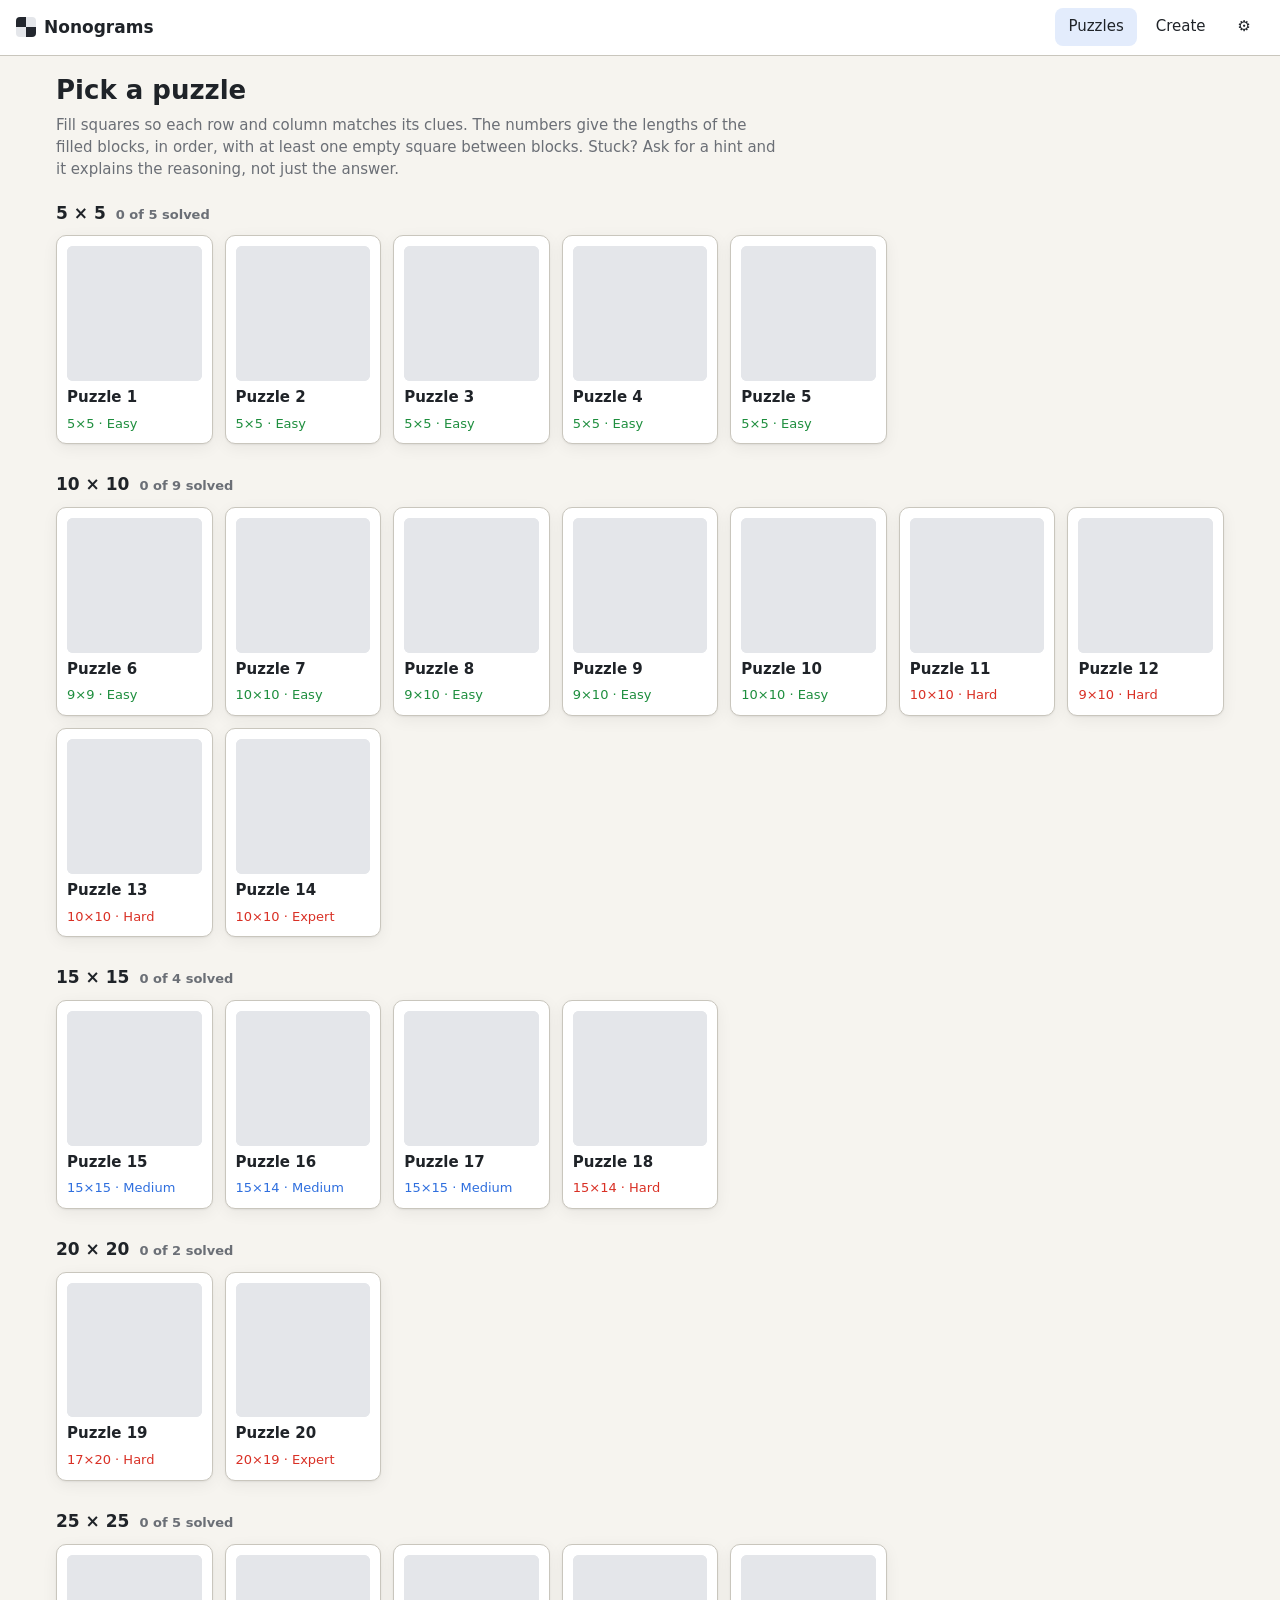
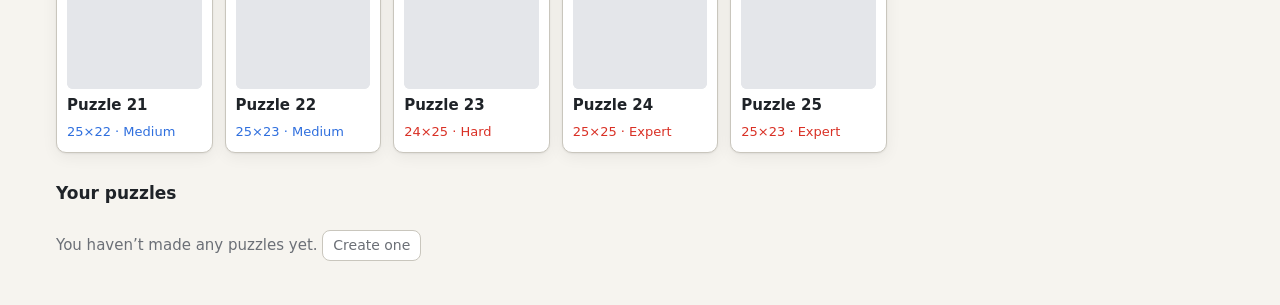
<file: index.html>
<!doctype html>
<html lang="en">
<head>
<meta charset="utf-8">
<meta name="viewport" content="width=device-width, initial-scale=1, viewport-fit=cover">
<title>Nonograms</title>
<meta name="description" content="Nonogram puzzles with hints that explain the reasoning, a puzzle editor and picture import.">
<meta name="theme-color" content="#f6f4ef" media="(prefers-color-scheme: light)">
<meta name="theme-color" content="#15171b" media="(prefers-color-scheme: dark)">
<meta name="apple-mobile-web-app-capable" content="yes">
<meta name="mobile-web-app-capable" content="yes">
<meta name="apple-mobile-web-app-title" content="Nonograms">
<link rel="icon" href="favicon.svg" type="image/svg+xml">
<!-- link previews (chat apps, social sites) -->
<meta property="og:type" content="website">
<meta property="og:title" content="Nonograms">
<meta property="og:description" content="Picture logic puzzles with hints that teach you how to solve them.">
<meta property="og:url" content="https://esbenmichelsencolumbus.github.io/nonogrammer/">
<meta property="og:image" content="https://esbenmichelsencolumbus.github.io/nonogrammer/assets/cover.png">
<meta property="og:image:width" content="1280">
<meta property="og:image:height" content="640">
<meta property="og:image:alt" content="A half-solved lighthouse nonogram next to the title Nonograms and a hint card.">
<meta name="twitter:card" content="summary_large_image">
<link rel="stylesheet" href="css/style.css">
</head>
<body>
<header class="topbar">
  <button class="brand" data-nav="library" title="All puzzles">
    <span class="brand-mark" aria-hidden="true"></span>Nonograms
  </button>
  <nav>
    <button data-nav="library">Puzzles</button>
    <button data-nav="editor">Create</button>
    <button id="btn-settings" title="Settings" aria-label="Settings">⚙</button>
  </nav>
</header>

<main>
  <!-- ======================= Library ======================= -->
  <section id="view-library" class="view">
    <div class="library-intro">
      <h1>Pick a puzzle</h1>
      <p>Fill squares so each row and column matches its clues. The numbers give the lengths of the filled blocks, in order, with at least one empty square between blocks. Stuck? Ask for a hint and it explains the reasoning, not just the answer.</p>
    </div>
    <div id="library"></div>
  </section>

  <!-- ======================= Game ======================= -->
  <section id="view-game" class="view" hidden>
    <div class="game-head">
      <button class="ghost" data-nav="library">← Puzzles</button>
      <div class="game-title">
        <h2 id="game-title">Puzzle</h2>
        <span id="game-meta" class="muted"></span>
      </div>
      <div id="timer" class="timer" aria-label="Time">0:00</div>
    </div>

    <div class="game-layout">
      <div class="board-col">
        <div class="zoom-bar" id="zoom-game">
          <button type="button" class="small" data-zoom="out" title="Zoom out (Ctrl + mouse wheel)" aria-label="Zoom out">−</button>
          <button type="button" class="small" data-zoom="fit" title="Fit the whole puzzle on screen">Fit</button>
          <button type="button" class="small" data-zoom="in" title="Zoom in (Ctrl + mouse wheel)" aria-label="Zoom in">+</button>
        </div>
        <div id="board-wrap" class="board-wrap">
          <div id="board" class="board"></div>
        </div>
      </div>

      <aside class="side">
        <div class="tool-toggle" role="radiogroup" aria-label="Tool">
          <button id="tool-fill" class="tool active" role="radio" aria-checked="true" title="Fill squares (F)">
            <span class="tool-icon fill" aria-hidden="true"></span>Fill
          </button>
          <button id="tool-x" class="tool" role="radio" aria-checked="false" title="Mark squares as empty (X)">
            <span class="tool-icon x" aria-hidden="true"></span>Mark empty
          </button>
        </div>
        <p class="tip muted">
          <span class="tip-mouse">Tip: right-click marks a square as empty. Drag to fill several squares in a line. Keys: H hint, F fill, X mark empty, Ctrl+Z undo.</span>
          <span class="tip-touch">Tip: switch between Fill and Mark empty above. Drag to fill several squares in a line. Use two fingers to move and zoom a big board, or drag along the clue numbers.</span>
        </p>

        <div class="actions">
          <button id="btn-undo" title="Undo (Ctrl+Z)">↶ Undo</button>
          <button id="btn-redo" title="Redo (Ctrl+Y)">↷ Redo</button>
          <button id="btn-check" title="Check for mistakes">✓ Check</button>
          <button id="btn-restart" title="Start this puzzle again">⟲ Restart</button>
        </div>
        <button id="btn-hint" class="primary hint-btn" title="Get a hint (H)">💡 Hint</button>

        <div id="hint-panel" class="hint-panel" hidden>
          <div class="hint-head">
            <strong id="hint-title">Hint</strong>
            <button id="hint-close" class="ghost small" aria-label="Close hint">✕</button>
          </div>
          <div id="hint-body"></div>
          <div class="hint-actions">
            <button id="hint-more" class="primary small">Show more</button>
            <button id="hint-apply" class="small" hidden>Apply to board</button>
          </div>
        </div>

        <div class="stats muted"><span id="stat-hints">Hints used: 0</span></div>
      </aside>
    </div>
  </section>

  <!-- ======================= Editor ======================= -->
  <section id="view-editor" class="view" hidden>
    <div class="game-head">
      <button class="ghost" data-nav="library">← Puzzles</button>
      <div class="game-title"><h2>Create a puzzle</h2><span class="muted">Draw a picture. The clues update as you draw.</span></div>
    </div>
    <div class="game-layout">
      <div class="board-col">
        <div class="zoom-bar" id="zoom-editor">
          <button type="button" class="small" data-zoom="out" title="Zoom out (Ctrl + mouse wheel)" aria-label="Zoom out">−</button>
          <button type="button" class="small" data-zoom="fit" title="Fit the whole puzzle on screen">Fit</button>
          <button type="button" class="small" data-zoom="in" title="Zoom in (Ctrl + mouse wheel)" aria-label="Zoom in">+</button>
        </div>
        <div id="editor-wrap" class="board-wrap">
          <div id="editor-board" class="board editor"></div>
        </div>
      </div>
      <aside class="side">
        <label class="field">Name <input id="ed-name" type="text" maxlength="40" placeholder="My puzzle"></label>
        <div class="field-row">
          <label class="field">Width <input id="ed-w" type="number" min="3" max="100" value="10"></label>
          <label class="field">Height <input id="ed-h" type="number" min="3" max="100" value="10"></label>
          <button id="ed-resize" class="small">Resize</button>
        </div>
        <div class="actions">
          <button id="ed-clear">Clear</button>
          <button id="ed-invert">Invert</button>
          <button id="ed-export">Copy code</button>
          <button id="ed-import">Paste code</button>
        </div>
        <button id="ed-image">🖼 Import picture…</button>
        <input type="file" id="ed-image-file" accept="image/*" hidden>
        <button id="ed-check" class="primary">Check puzzle</button>
        <div id="ed-result" class="ed-result" hidden></div>
        <button id="ed-save" class="primary" disabled>Save and play</button>
        <p class="muted small-text">You can also drop a picture on the board or paste one with Ctrl+V.</p>
        <p class="muted small-text">A puzzle can be saved once it has exactly one solution and can be solved without guessing, so hints always work.</p>
      </aside>
    </div>
  </section>
</main>

<!-- ======================= Dialogs ======================= -->
<dialog id="dlg-settings">
  <form method="dialog">
    <h2>Settings</h2>
    <fieldset>
      <legend>Show mistakes</legend>
      <label><input type="radio" name="mistakes" value="idle"> After
        <select id="set-delay" aria-label="Seconds without a move before mistakes show">
          <option value="5">5 seconds</option><option value="10">10 seconds</option><option value="20">20 seconds</option>
          <option value="30">30 seconds</option><option value="60">1 minute</option>
        </select> without a move</label>
      <label><input type="radio" name="mistakes" value="manual"> Only when I press Check</label>
      <label><input type="radio" name="mistakes" value="never"> Never</label>
    </fieldset>
    <fieldset>
      <legend>Board</legend>
      <label><input type="checkbox" id="set-crosshair"> Highlight the row and column under the pointer</label>
      <label><input type="checkbox" id="set-greyclues"> Grey out clue numbers whose block is finished</label>
    </fieldset>
    <div class="dlg-actions">
      <button type="button" id="btn-reset-all" class="danger">Reset all progress…</button>
      <button value="close" class="primary">Done</button>
    </div>
  </form>
</dialog>

<dialog id="dlg-win">
  <div class="win">
    <canvas id="win-canvas" width="160" height="160"></canvas>
    <h2 id="win-title">Solved!</h2>
    <p id="win-stats" class="muted"></p>
    <div class="dlg-actions">
      <button id="win-library">All puzzles</button>
      <button id="win-next" class="primary">Next puzzle</button>
    </div>
  </div>
</dialog>

<dialog id="dlg-code">
  <form method="dialog">
    <h2 id="code-title">Puzzle code</h2>
    <p id="code-help" class="muted"></p>
    <textarea id="code-text" rows="4" spellcheck="false"></textarea>
    <p id="code-error" class="error" hidden></p>
    <div class="dlg-actions">
      <button value="cancel">Cancel</button>
      <button id="code-ok" value="ok" class="primary">OK</button>
    </div>
  </form>
</dialog>

<dialog id="dlg-image">
  <form method="dialog" class="img-dlg">
    <h2>Import a picture</h2>
    <div class="img-panes">
      <figure><div class="img-frame"><img id="img-orig" alt="Original picture"></div><figcaption>Original</figcaption></figure>
      <figure><div class="img-frame"><canvas id="img-preview"></canvas></div><figcaption id="img-info">Puzzle</figcaption></figure>
    </div>
    <div class="field-row">
      <label class="field">Width <input id="img-w" type="number" min="3" max="100" value="20"></label>
      <label class="field">Height <input id="img-h" type="number" min="3" max="100" value="20"></label>
    </div>
    <label class="check"><input type="checkbox" id="img-keep" checked> Keep the picture's proportions</label>
    <label class="field">Darkness needed to fill a square
      <input id="img-threshold" type="range" min="2" max="98" value="50">
    </label>
    <label class="check"><input type="checkbox" id="img-invert"> Invert (fill the light parts instead)</label>
    <label class="check"><input type="checkbox" id="img-trim" checked> Cut away the plain border</label>
    <label class="check"><input type="checkbox" id="img-clean" checked> Remove stray single squares</label>
    <p class="muted small-text">The picture stays on your computer. Simple, high-contrast pictures such as icons and silhouettes work best.</p>
    <div class="dlg-actions">
      <button value="cancel">Cancel</button>
      <button id="img-ok" value="ok" class="primary">Use this</button>
    </div>
  </form>
</dialog>

<dialog id="dlg-confirm">
  <form method="dialog">
    <p id="confirm-text"></p>
    <div class="dlg-actions">
      <button value="cancel">Cancel</button>
      <button id="confirm-ok" value="ok" class="danger">OK</button>
    </div>
  </form>
</dialog>

<div id="toast" class="toast" role="status" aria-live="polite" hidden></div>

<script src="js/solver.js"></script>
<script src="js/hints.js"></script>
<script src="js/quality.js"></script>
<script src="js/puzzles.js"></script>
<script src="js/board.js"></script>
<script src="js/image-import.js"></script>
<script src="js/app.js"></script>
</body>
</html>
</file>
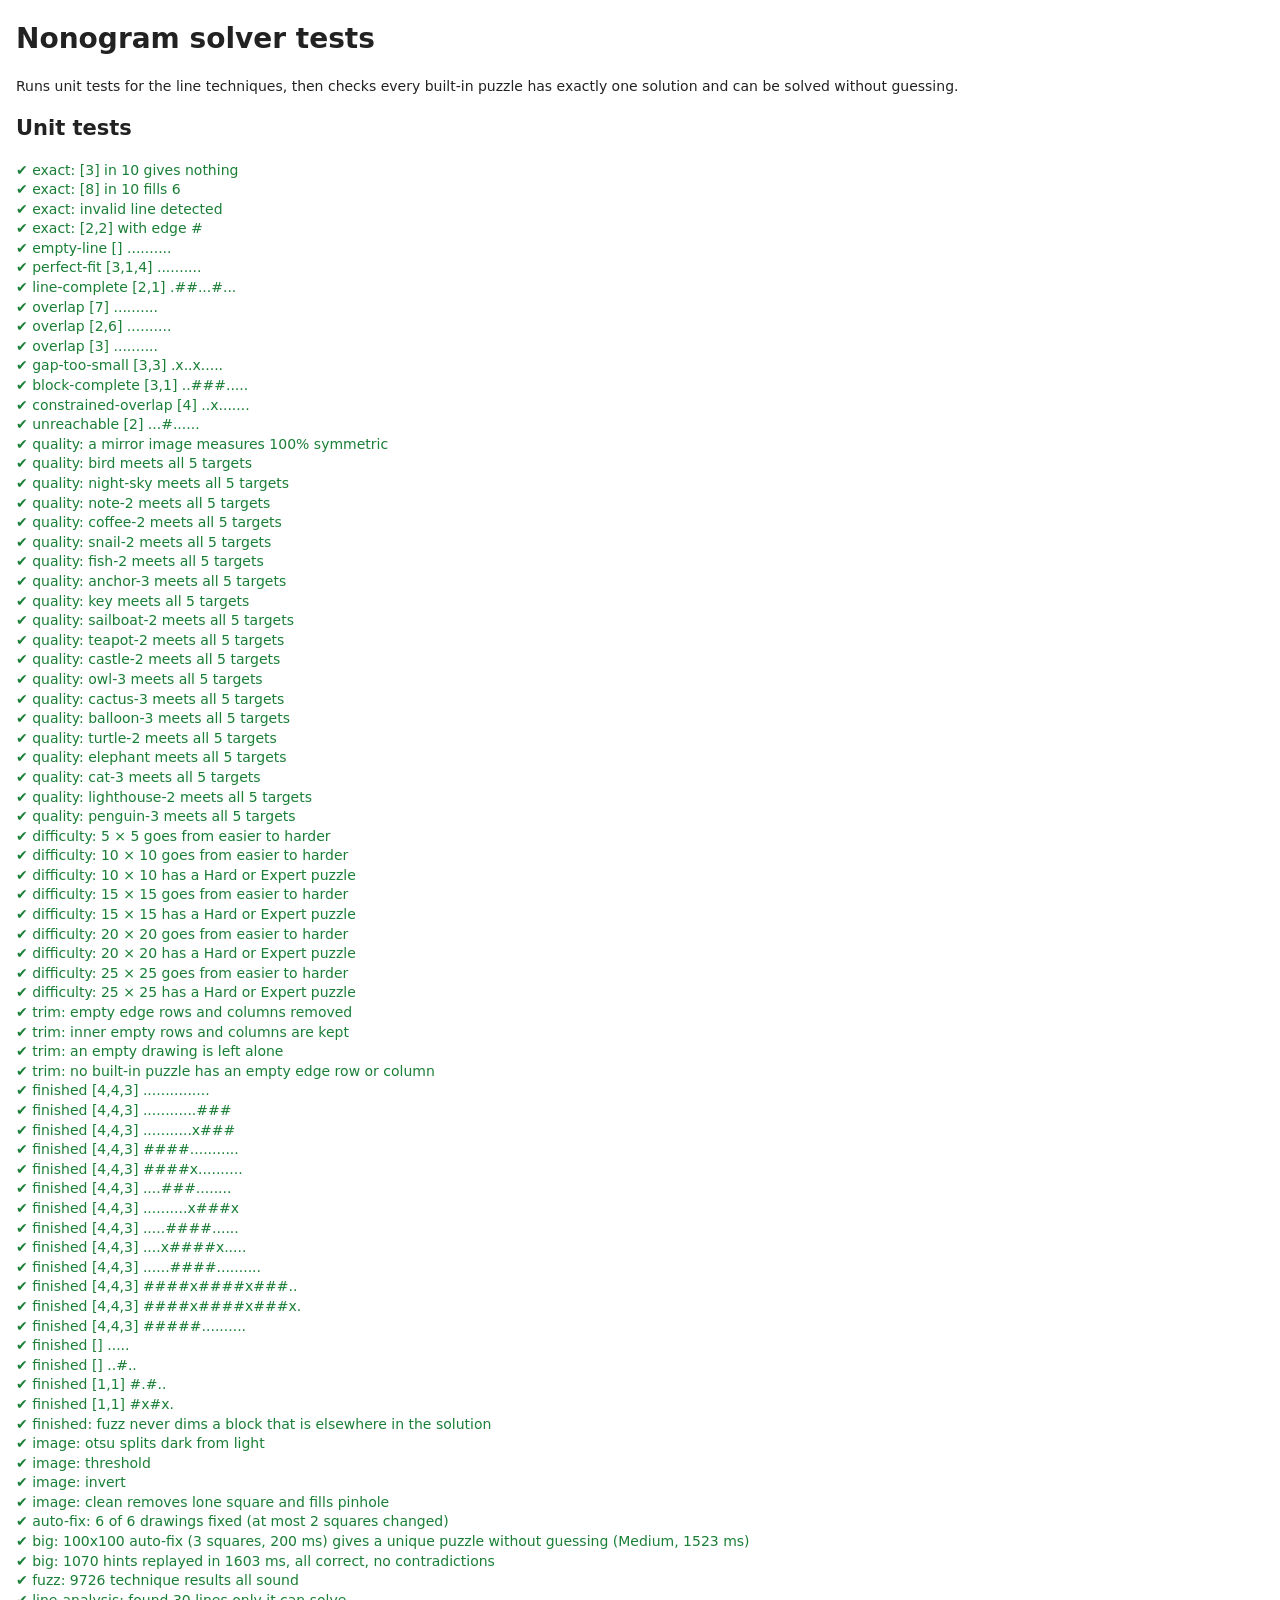
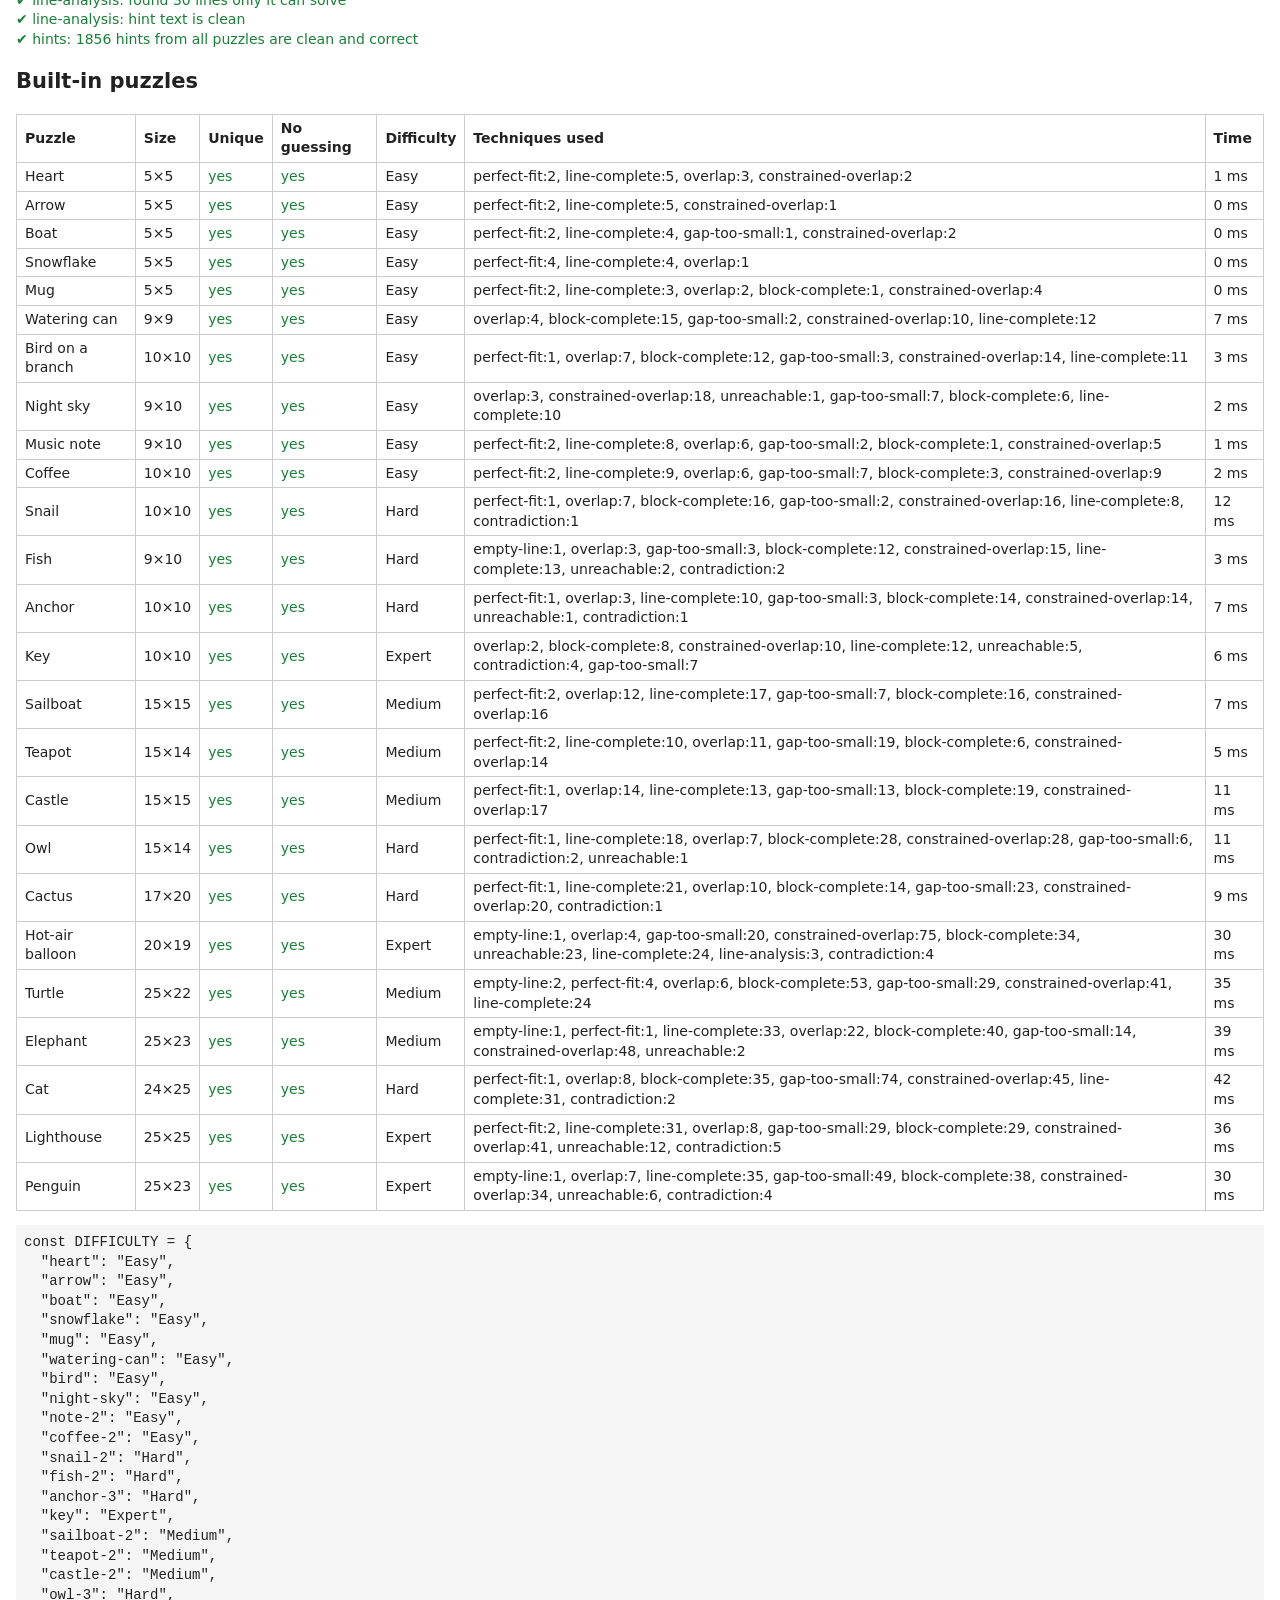
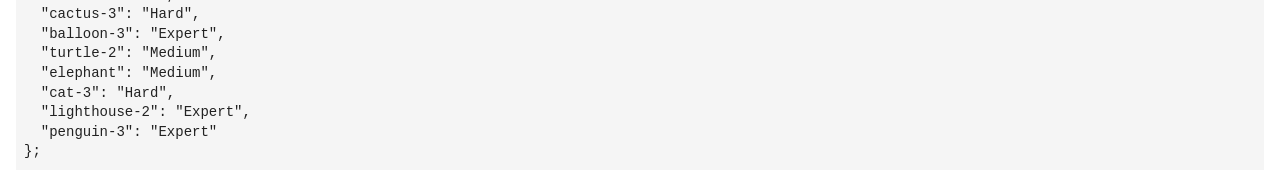
<file: tests.html>
<!doctype html>
<html lang="en">
<head>
<meta charset="utf-8">
<title>Nonogram solver tests</title>
<style>
  body { font: 14px/1.4 system-ui, sans-serif; margin: 16px; background: #fff; color: #222; }
  .pass { color: #1a7f37; } .fail { color: #c62828; font-weight: 600; }
  table { border-collapse: collapse; margin-top: 12px; }
  td, th { border: 1px solid #ccc; padding: 4px 8px; text-align: left; }
  pre { background: #f5f5f5; padding: 8px; }
</style>
</head>
<body>
<h1>Nonogram solver tests</h1>
<p>Runs unit tests for the line techniques, then checks every built-in puzzle has exactly one solution and can be solved without guessing.</p>
<div id="unit"></div>
<div id="puzzles">Checking puzzles…</div>
<pre id="summary"></pre>
<script src="js/solver.js"></script>
<script src="js/hints.js"></script>
<script src="js/quality.js"></script>
<script src="js/puzzles.js"></script>
<script src="js/image-import.js"></script>
<script>
(function () {
  const S = NonogramSolver;
  const results = [];
  function parse(s) { return Array.from(s, ch => ch === '#' ? S.FILLED : ch === 'x' ? S.EMPTY : S.UNKNOWN); }
  function show(line) { return line.map(v => v === S.FILLED ? '#' : v === S.EMPTY ? 'x' : '.').join(''); }
  function apply(line, cells) { const l = line.slice(); cells.forEach(({ i, v }) => l[i] = v); return l; }
  function check(name, cond, info) { results.push({ name, ok: !!cond, info }); }

  function techTest(tech, clues, lineStr, expected) {
    const line = parse(lineStr);
    const a = S.analyzeLine(clues, line);
    const res = S.lineTechniques[tech](clues, line, a);
    const got = res ? show(apply(line, res.cells)) : show(line);
    check(`${tech} [${clues}] ${lineStr}`, got === expected, `got ${got}, expected ${expected}`);
  }

  // Exact line solver
  (function () {
    const r = S.solveLineExact([3], parse('..........'));
    check('exact: [3] in 10 gives nothing', r.ok && r.cells.length === 0);
    const r2 = S.solveLineExact([8], parse('..........'));
    check('exact: [8] in 10 fills 6', show(apply(parse('..........'), r2.cells)) === '..######..');
    const r3 = S.solveLineExact([2, 2], parse('#..x......'));
    check('exact: invalid line detected', S.solveLineExact([3], parse('#x#.......')).ok === false);
    check('exact: [2,2] with edge #', show(apply(parse('#..x......'), r3.cells)) === '##xx......');
  })();

  techTest('empty-line', [], '..........', 'xxxxxxxxxx');
  techTest('perfect-fit', [3, 1, 4], '..........', '###x#x####');
  techTest('line-complete', [2, 1], '.##...#...', 'x##xxx#xxx');
  techTest('overlap', [7], '..........', '...####...');
  techTest('overlap', [2, 6], '..........', '.#..#####.');
  techTest('overlap', [3], '..........', '..........');
  techTest('gap-too-small', [3, 3], '.x..x.....', 'xxxxx.....');
  techTest('block-complete', [3, 1], '..###.....', '.x###x....');
  techTest('constrained-overlap', [4], '..x.......', '..x...#...');
  techTest('unreachable', [2], '...#......', 'xx.#.xxxxx');

  // Quality: every built-in puzzle of 10x10 and up meets all interest targets
  (function () {
    const Q = NonogramQuality;
    const sym = Q.measure(NonogramPuzzles.toMatrix(['#.#', '###', '#.#'])).symmetry;
    check('quality: a mirror image measures 100% symmetric', sym === 1, sym);
    for (const p of NonogramPuzzles.PUZZLES) {
      const a = Q.assess(p.solution);
      if (a.warmUp) continue;
      const bad = a.checks.filter(c => !c.ok).map(c => `${c.label} ${c.shown} (${c.target})`);
      check(`quality: ${p.id} meets all ${a.total} targets`, !bad.length, bad.join('; '));
    }
  })();

  // Difficulty curve: within each size group puzzles go from easier to harder, and every
  // group of 10x10 and up has at least one Hard or Expert puzzle
  (function () {
    const LV = ['Easy', 'Medium', 'Hard', 'Expert'];
    const groups = {};
    for (const p of NonogramPuzzles.PUZZLES) (groups[p.group] = groups[p.group] || []).push(p);
    for (const [g, list] of Object.entries(groups)) {
      const levels = list.map(p => LV.indexOf(S.evaluatePuzzle(p.solution).difficulty));
      const sorted = levels.every((v, i) => i === 0 || v >= levels[i - 1]);
      check(`difficulty: ${g} goes from easier to harder`, sorted, list.map((p, i) => p.id + ':' + LV[levels[i]]).join(' '));
      if (Math.max(...g.split(' × ').map(Number)) >= 10) {
        check(`difficulty: ${g} has a Hard or Expert puzzle`, levels.some(v => v >= 2), levels.map(v => LV[v]).join(' '));
      }
    }
  })();

  // Empty rows and columns at the edges are trimmed
  (function () {
    const T = NonogramPuzzles.trimRows;
    const t1 = T(['.....', '..#..', '.#.#.', '.....', '.....']).join('/');
    check('trim: empty edge rows and columns removed', t1 === '.#./#.#', t1);
    const t2 = T(['#..', '...', '..#']).join('/');
    check('trim: inner empty rows and columns are kept', t2 === '#../.../..#', t2);
    const t3 = T(['...', '...']).join('/');
    check('trim: an empty drawing is left alone', t3 === '.../...', t3);
    const edges = NonogramPuzzles.PUZZLES.filter(p => {
      const r = p.rows;
      return !r[0].includes('#') || !r[r.length - 1].includes('#') ||
        !r.some(x => x[0] === '#') || !r.some(x => x[x.length - 1] === '#');
    }).map(p => p.id);
    check('trim: no built-in puzzle has an empty edge row or column', !edges.length, edges.join(', '));
  })();

  // Per-number clue dimming (judged from the player's marks only)
  function doneTest(clues, lineStr, expected) {
    const got = S.finishedBlocks(clues, parse(lineStr)).map(b => b ? 'D' : '-').join('');
    check(`finished [${clues}] ${lineStr}`, got === expected, `got ${got}, expected ${expected}`);
  }
  doneTest([4, 4, 3], '...............', '---');
  doneTest([4, 4, 3], '............###', '---');   // 3 at the end, but not closed off by an X yet
  doneTest([4, 4, 3], '...........x###', '--D');   // X on the left, end of the line on the right
  doneTest([4, 4, 3], '####...........', '---');   // first 4 placed but still open on the right
  doneTest([4, 4, 3], '####x..........', 'D--');
  doneTest([4, 4, 3], '....###........', '---');   // a run of 3 could still be part of a 4
  doneTest([4, 4, 3], '..........x###x', '--D');   // closed 3 at the end
  doneTest([4, 4, 3], '.....####......', '---');   // forced to be the second 4, but open on both sides
  doneTest([4, 4, 3], '....x####x.....', '-D-');
  doneTest([4, 4, 3], '......####..........', '---');   // could be either 4
  doneTest([4, 4, 3], '####x####x###..', 'DD-');   // runs match, but the 3 is still open
  doneTest([4, 4, 3], '####x####x###x.', 'DDD');
  doneTest([4, 4, 3], '#####..........', '---');   // a mistake: nothing dims
  doneTest([], '.....', 'D');
  doneTest([], '..#..', '-');
  doneTest([1, 1], '#.#..', '--');
  doneTest([1, 1], '#x#x.', 'DD');
  // Fuzz: a number marked done is always really in that place in every completion
  (function () {
    let bad = 0;
    for (let t = 0; t < 3000; t++) {
      const n = 5 + Math.floor(Math.random() * 16);
      const sol = Array.from({ length: n }, () => Math.random() < 0.55 ? S.FILLED : S.EMPTY);
      const clues = S.cluesFromLine(sol);
      const line = sol.map(v => Math.random() < 0.5 ? v : S.UNKNOWN);
      const done = S.finishedBlocks(clues, line);
      const runs = [];
      sol.forEach((v, i) => { if (v === S.FILLED && (i === 0 || sol[i - 1] !== S.FILLED)) runs.push(i); });
      done.forEach((d, i) => {
        if (!d || !clues.length) return;
        for (let c = runs[i]; c < runs[i] + clues[i]; c++) if (line[c] !== S.FILLED) { bad++; break; }
      });
    }
    check('finished: fuzz never dims a block that is elsewhere in the solution', bad === 0, `${bad} bad`);
  })();

  // Picture import helpers
  (function () {
    const I = NonogramImage;
    const t = I.otsu([0.05, 0.1, 0.08, 0.9, 0.85, 0.95, 0.1, 0.92]);
    check('image: otsu splits dark from light', t > 0.15 && t < 0.85, 'threshold ' + t);
    const dark = [[0.9, 0, 0, 0], [0, 0, 0.9, 0.9], [0, 0.9, 0.9, 0.9], [0, 0.9, 0.2, 0.9]];
    const raw = I.toGrid(dark, 0.5, false, false).map(r => r.join('')).join('/');
    check('image: threshold', raw === '1000/0011/0111/0101', raw);
    const inv = I.toGrid(dark, 0.5, true, false).map(r => r.join('')).join('/');
    check('image: invert', inv === '0111/1100/1000/1010', inv);
    const clean = I.toGrid([[0.9, 0, 0, 0, 0], [0, 0, 0, 0, 0], [0, 0, 0.9, 0.9, 0.9], [0, 0, 0.9, 0.1, 0.9], [0, 0, 0.9, 0.9, 0.9]], 0.5, false, true)
      .map(r => r.join('')).join('/');
    check('image: clean removes lone square and fills pinhole', clean === '00000/00000/00111/00111/00111', clean);
  })();

  // Auto-fix turns ambiguous or random drawings into puzzles that solve without guessing
  (function () {
    let fixed = 0, tries = 0, maxFlips = 0;
    let seed = 11; const rnd = () => (seed = (seed * 16807) % 2147483647) / 2147483647;
    const cases = [NonogramPuzzles.toMatrix(['#.#..', '.#.#.', '#.#..', '.....', '..#.#'])];
    for (let i = 0; i < 5; i++) cases.push(Array.from({ length: 10 }, () => Array.from({ length: 10 }, () => (rnd() < 0.4 ? 1 : 0))));
    for (const g of cases) {
      tries++;
      const avoid = new Set(); let flips = 0, s;
      for (; flips < 100; flips++) {
        s = S.repairStep(g, avoid, 60);
        if (s.solved || s.r < 0) break;
        g[s.r][s.c] ^= 1; avoid.add(s.r + ',' + s.c);
      }
      const ev = S.evaluatePuzzle(g);
      if (s.solved && ev.unique && ev.logical) fixed++;
      maxFlips = Math.max(maxFlips, flips);
    }
    check(`auto-fix: ${fixed} of ${tries} drawings fixed (at most ${maxFlips} squares changed)`, fixed === tries);
  })();

  // Big boards: a 100x100 drawing is auto-fixed, checked and replayed hint by hint in reasonable time
  (function () {
    const n = 100;
    let seed = 3; const rnd = () => (seed = (seed * 16807) % 2147483647) / 2147483647;
    const blobs = Array.from({ length: 14 }, () => ({ x: rnd() * n, y: rnd() * n, r: 4 + rnd() * 14 }));
    const g = Array.from({ length: n }, (_, r) => Array.from({ length: n }, (_, c) =>
      (blobs.some(b => (r - b.y) ** 2 + (c - b.x) ** 2 < b.r * b.r) ? 1 : 0)));
    const t0 = performance.now();
    const avoid = new Set(); let s, flips = 0;
    for (; flips < 600; flips++) {
      s = S.repairStep(g, avoid, 60);
      if (s.solved || s.r < 0) break;
      g[s.r][s.c] ^= 1; avoid.add(s.r + ',' + s.c);
    }
    const tFix = performance.now() - t0;
    const ev = S.evaluatePuzzle(g);
    const tEval = performance.now() - t0 - tFix;
    check(`big: 100x100 auto-fix (${flips} squares, ${Math.round(tFix)} ms) gives a unique puzzle without guessing (${ev.difficulty}, ${Math.round(tEval)} ms)`,
      s.solved && ev.unique && ev.logical);
    // every hint is correct and none needs a contradiction
    const sol = g.map(r => r.map(v => (v ? S.FILLED : S.EMPTY)));
    const clues = S.cluesFromSolution(sol);
    const grid = S.emptyGrid(n, n);
    let steps = 0, wrong = 0, contra = 0;
    const t1 = performance.now();
    for (; steps < 20000; steps++) {
      const st = S.findNextStep(grid, clues);
      if (!S.TECHNIQUES[st.technique]) break;
      if (st.technique === 'contradiction') contra++;
      st.cells.forEach(({ r, c, v }) => { if (sol[r][c] !== v) wrong++; grid[r][c] = v; });
    }
    const solved = grid.every(r => r.every(v => v !== S.UNKNOWN));
    check(`big: ${steps} hints replayed in ${Math.round(performance.now() - t1)} ms, all correct, no contradictions`, solved && !wrong && !contra,
      `solved=${solved} wrong=${wrong} contradictions=${contra}`);
  })();

  // Soundness fuzz: every technique's deductions agree with a random solution
  (function () {
    let bad = 0, total = 0;
    for (let t = 0; t < 3000; t++) {
      const n = 5 + Math.floor(Math.random() * 16);
      const sol = Array.from({ length: n }, () => Math.random() < 0.55 ? S.FILLED : S.EMPTY);
      const clues = S.cluesFromLine(sol);
      const line = sol.map(v => Math.random() < 0.35 ? v : S.UNKNOWN);
      const a = S.analyzeLine(clues, line);
      if (!a.ok) { bad++; continue; }
      for (const tech of S.LINE_TECHNIQUE_ORDER) {
        const res = S.lineTechniques[tech](clues, line, a);
        if (!res) continue;
        total++;
        for (const { i, v } of res.cells) {
          if (line[i] !== S.UNKNOWN || sol[i] !== v) { bad++; console.error('unsound', tech, clues, show(line), show(sol)); break; }
        }
      }
    }
    check(`fuzz: ${total} technique results all sound`, bad === 0, `${bad} unsound`);
  })();

  // "All possibilities" catches what the simpler techniques miss, and its hint reads cleanly
  (function () {
    let found = 0, badText = 0;
    for (let t = 0; t < 4000 && found < 30; t++) {
      const n = 6 + Math.floor(Math.random() * 10);
      const sol = Array.from({ length: n }, () => Math.random() < 0.55 ? S.FILLED : S.EMPTY);
      const clues = S.cluesFromLine(sol);
      const line = sol.map(v => Math.random() < 0.3 ? v : S.UNKNOWN);
      const a = S.analyzeLine(clues, line);
      const simpler = S.LINE_TECHNIQUE_ORDER.slice(0, -1).some(tech => S.lineTechniques[tech](clues, line, a));
      if (simpler) continue;
      const res = S.lineTechniques['line-analysis'](clues, line, a);
      if (!res) continue;
      found++;
      const step = { technique: 'line-analysis', type: 'row', idx: 0, clues, line, lineCells: res.cells,
        cells: res.cells.map(x => ({ r: 0, c: x.i, v: x.v })), data: res.data };
      const h = NonogramHints.buildHint(step);
      if (/undefined|NaN/.test(h.level1 + h.level2 + h.level3 + h.diagram)) badText++;
    }
    check(`line-analysis: found ${found} lines only it can solve`, found > 0);
    check('line-analysis: hint text is clean', badText === 0, `${badText} bad`);
  })();

  // Every hint produced while solving every built-in puzzle reads cleanly
  (function () {
    let total = 0, bad = 0, sample = '';
    for (const p of NonogramPuzzles.PUZZLES) {
      const sol = p.solution.map(r => r.map(v => v ? S.FILLED : S.EMPTY));
      const clues = S.cluesFromSolution(sol);
      const g = S.emptyGrid(p.height, p.width);
      for (let i = 0; i < 1000; i++) {
        const st = S.findNextStep(g, clues);
        if (!S.TECHNIQUES[st.technique]) break;
        const h = NonogramHints.buildHint(st);
        total++;
        const txt = h.level1 + h.level2 + h.level3 + h.diagram;
        if (/undefined|NaN|\[object/.test(txt)) { bad++; sample = sample || txt; }
        // the hint's squares must agree with the solution
        if (st.cells.some(({ r, c, v }) => sol[r][c] !== v)) { bad++; sample = sample || 'wrong cell in ' + p.id; }
        st.cells.forEach(({ r, c, v }) => { g[r][c] = v; });
      }
    }
    check(`hints: ${total} hints from all puzzles are clean and correct`, bad === 0, sample.slice(0, 200));
  })();

  const unitEl = document.getElementById('unit');
  unitEl.innerHTML = '<h2>Unit tests</h2>' + results.map(r =>
    `<div class="${r.ok ? 'pass' : 'fail'}">${r.ok ? '✔' : '✘'} ${r.name}${r.ok ? '' : ' — ' + r.info}</div>`).join('');

  // Puzzle validation (async so the page paints first)
  setTimeout(() => {
    const rows = [];
    const diff = {};
    for (const p of NonogramPuzzles.PUZZLES) {
      const t0 = performance.now();
      const ev = S.evaluatePuzzle(p.solution);
      const ms = Math.round(performance.now() - t0);
      const ok = ev.unique && ev.logical;
      if (ok) diff[p.id] = ev.difficulty;
      rows.push(`<tr><td>${p.name}</td><td>${p.width}×${p.height}</td>
        <td class="${ev.unique ? 'pass' : 'fail'}">${ev.unique ? 'yes' : 'NO'}</td>
        <td class="${ev.logical ? 'pass' : 'fail'}">${ev.logical ? 'yes' : 'NO'}</td>
        <td>${ev.difficulty}</td><td>${Object.entries(ev.counts).map(([k, v]) => k + ':' + v).join(', ')}</td><td>${ms} ms</td></tr>`);
      window.__puzzleResults = window.__puzzleResults || {};
      window.__puzzleResults[p.id] = { unique: ev.unique, logical: ev.logical, difficulty: ev.difficulty, ms };
    }
    document.getElementById('puzzles').innerHTML = '<h2>Built-in puzzles</h2><table><tr><th>Puzzle</th><th>Size</th><th>Unique</th><th>No guessing</th><th>Difficulty</th><th>Techniques used</th><th>Time</th></tr>' + rows.join('') + '</table>';
    document.getElementById('summary').textContent = 'const DIFFICULTY = ' + JSON.stringify(diff, null, 2) + ';';
    window.__testsDone = true;
    window.__unitFailures = results.filter(r => !r.ok).length;
  }, 50);
})();
</script>
</body>
</html>
</file>
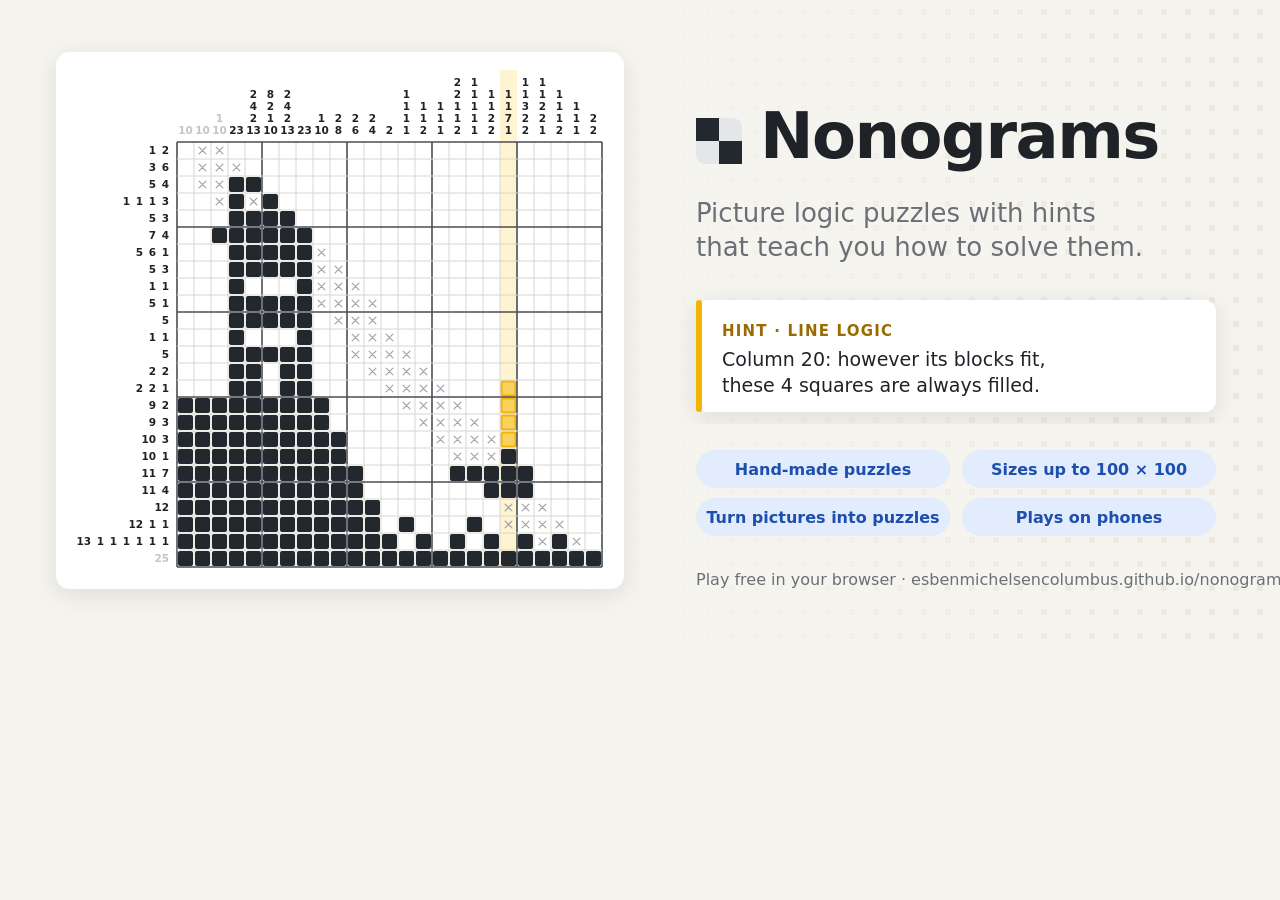
<file: assets/cover.html>
<!doctype html>
<html lang="en">
<head>
<meta charset="utf-8">
<title>Nonograms cover</title>
<!--
  Cover art for the game (1280 x 640, the size GitHub and most sites use for link previews).
  It draws the built-in Lighthouse puzzle half solved, with a hint, straight from js/puzzles.js.
  To regenerate assets/cover.png, run tools/make-cover.ps1.
-->
<style>
  html, body { margin: 0; background: #f6f4ef; }
  svg { display: block; }
</style>
</head>
<body>
<svg id="cover" xmlns="http://www.w3.org/2000/svg" width="1280" height="640" viewBox="0 0 1280 640"></svg>
<script src="../js/solver.js"></script>
<script src="../js/puzzles.js"></script>
<script>
(function () {
  'use strict';
  const S = window.NonogramSolver;
  const C = {
    bg: '#f6f4ef', panel: '#ffffff', ink: '#1f2328', muted: '#6b6f76', line: '#d9d6ce', strong: '#4a4d52',
    filled: '#23272e', x: '#a3a7ad', accent: '#2f6fde', accentSoft: '#e3ecfc', hint: '#f4b400', hintSoft: '#fff4d1', done: '#c2c5ca',
  };
  const FONT = "system-ui, -apple-system, 'Segoe UI', Roboto, sans-serif";

  const p = window.NonogramPuzzles.PUZZLES.find(q => q.id.startsWith('lighthouse'));
  const sol = p.rows.map(r => [...r].map(ch => (ch === '#' ? 1 : 0)));
  const h = sol.length, w = sol[0].length;
  const clues = S.cluesFromSolution(sol.map(r => r.map(v => (v ? S.FILLED : S.EMPTY))));

  // ---- the half-solved state: everything below a diagonal is done, the sky to the upper right is not
  const solvedCell = (r, c) => c - r * 0.9 < 3;
  const state = sol.map((row, r) => row.map((v, c) => (solvedCell(r, c) ? (v ? S.FILLED : S.EMPTY) : S.UNKNOWN)));
  // players mark empty squares mostly near the part they are still working on
  const nearOpen = (r, c) => {
    for (let dr = -2; dr <= 2; dr++) for (let dc = -2; dc <= 2; dc++) {
      const rr = r + dr, cc = c + dc;
      if (rr >= 0 && rr < h && cc >= 0 && cc < w && state[rr][cc] === S.UNKNOWN) return true;
    }
    return false;
  };

  // ---- the hint: the column where line logic now fills the most squares
  let hint = null;
  for (let c = 0; c < w; c++) {
    const line = state.map(row => row[c]);
    const res = S.solveLineExact(clues.cols[c], line);
    const fills = res.cells.filter(x => x.v === S.FILLED).map(x => x.i);
    if (fills.length && (!hint || fills.length > hint.fills.length)) hint = { c, fills };
  }

  // ---- layout
  const maxRow = Math.max(...clues.rows.map(l => l.length));
  const maxCol = Math.max(...clues.cols.map(l => l.length));
  const cell = 17;
  const fs = 10.5;                       // clue font size
  const colH = maxCol * 12 + 8;          // column clue height
  const rowW = maxRow * 13 + 8;          // row clue width
  const pad = 22;
  const panelW = pad * 2 + rowW + w * cell;
  const panelH = pad * 2 + colH + h * cell;
  const px = 56, py = Math.round((640 - panelH) / 2);
  const gx = px + pad + rowW, gy = py + pad + colH;

  const out = [];
  const el = (tag, attrs, inner) => out.push(`<${tag} ${Object.entries(attrs).map(([k, v]) => `${k}="${v}"`).join(' ')}${inner == null ? '/>' : `>${inner}</${tag}>`}`);

  // background: soft paper with a faint pixel pattern fading in from the right
  out.push(`<defs>
    <pattern id="dots" width="24" height="24" patternUnits="userSpaceOnUse"><rect x="9" y="9" width="6" height="6" rx="1.2" fill="#e7e3d9"/></pattern>
    <linearGradient id="fade" x1="0" x2="1"><stop offset="0.45" stop-color="${C.bg}" stop-opacity="1"/><stop offset="1" stop-color="${C.bg}" stop-opacity="0.2"/></linearGradient>
    <filter id="shadow" x="-10%" y="-10%" width="120%" height="120%"><feDropShadow dx="0" dy="6" stdDeviation="12" flood-color="#000" flood-opacity="0.10"/></filter>
  </defs>`);
  el('rect', { width: 1280, height: 640, fill: C.bg });
  el('rect', { width: 1280, height: 640, fill: 'url(#dots)' });
  el('rect', { width: 1280, height: 640, fill: 'url(#fade)' });

  // board panel
  el('rect', { x: px, y: py, width: panelW, height: panelH, rx: 14, fill: C.panel, filter: 'url(#shadow)' });

  // hint column highlight (clue + squares)
  if (hint) {
    el('rect', { x: gx + hint.c * cell, y: py + pad - 4, width: cell, height: colH + 4 + h * cell, fill: C.hintSoft });
  }

  // squares
  for (let r = 0; r < h; r++) for (let c = 0; c < w; c++) {
    const x = gx + c * cell, y = gy + r * cell, v = state[r][c];
    if (v === S.FILLED) el('rect', { x: x + 1, y: y + 1, width: cell - 2, height: cell - 2, rx: 2, fill: C.filled });
    else if (v === S.EMPTY && nearOpen(r, c)) {
      const m = cell * 0.3;
      el('path', { d: `M${x + m} ${y + m}L${x + cell - m} ${y + cell - m}M${x + cell - m} ${y + m}L${x + m} ${y + cell - m}`, stroke: C.x, 'stroke-width': 1.3, 'stroke-linecap': 'round' });
    }
  }
  // hint squares: amber outline with a soft fill
  if (hint) hint.fills.forEach(r => {
    const x = gx + hint.c * cell, y = gy + r * cell;
    el('rect', { x: x + 1.5, y: y + 1.5, width: cell - 3, height: cell - 3, rx: 2, fill: C.hint, 'fill-opacity': 0.55, stroke: C.hint, 'stroke-width': 2 });
  });

  // grid lines
  for (let i = 0; i <= w; i++) {
    const strong = i % 5 === 0;
    el('line', { x1: gx + i * cell, y1: gy, x2: gx + i * cell, y2: gy + h * cell, stroke: strong ? C.strong : C.line, 'stroke-width': strong ? 1.6 : 1 });
  }
  for (let i = 0; i <= h; i++) {
    const strong = i % 5 === 0;
    el('line', { x1: gx, y1: gy + i * cell, x2: gx + w * cell, y2: gy + i * cell, stroke: strong ? C.strong : C.line, 'stroke-width': strong ? 1.6 : 1 });
  }

  // clues: a line's numbers grey out once the line is solved
  const txt = (x, y, s, color, anchor) => el('text', { x, y, 'font-size': fs, 'font-weight': 600, fill: color, 'text-anchor': anchor || 'middle', 'font-family': FONT }, s);
  for (let r = 0; r < h; r++) {
    const done = state[r].every(v => v !== S.UNKNOWN);
    const nums = clues.rows[r].length ? clues.rows[r] : [0];
    nums.slice().reverse().forEach((n, k) => txt(gx - 8 - k * 13, gy + r * cell + cell / 2 + fs * 0.36, n, done ? C.done : C.ink, 'end'));
  }
  for (let c = 0; c < w; c++) {
    const done = state.every(row => row[c] !== S.UNKNOWN);
    const nums = clues.cols[c].length ? clues.cols[c] : [0];
    const color = hint && c === hint.c ? C.ink : done ? C.done : C.ink;
    nums.slice().reverse().forEach((n, k) => txt(gx + c * cell + cell / 2, gy - 8 - k * 12, n, color));
  }

  // ---- right-hand side: title, tagline, hint card, features
  const tx = px + panelW + 72;
  const right = 1280 - 64;
  // brand mark (same as the app's: two filled squares on a grey tile)
  const bm = 46, by = 118;
  el('rect', { x: tx, y: by, width: bm, height: bm, rx: 9, fill: '#e4e6ea' });
  el('rect', { x: tx, y: by, width: bm / 2, height: bm / 2, rx: 0, fill: C.filled });
  el('rect', { x: tx + bm / 2, y: by + bm / 2, width: bm / 2, height: bm / 2, fill: C.filled });
  el('rect', { x: tx, y: by, width: bm, height: bm, rx: 9, fill: 'none', stroke: C.filled, 'stroke-width': 0 });
  el('text', { x: tx + bm + 18, y: by + bm - 6, 'font-size': 64, 'font-weight': 800, fill: C.ink, 'font-family': FONT, 'letter-spacing': -1.5 }, 'Nonograms');

  const tag = ['Picture logic puzzles with hints', 'that teach you how to solve them.'];
  tag.forEach((s, i) => el('text', { x: tx, y: 222 + i * 34, 'font-size': 26, fill: C.muted, 'font-family': FONT }, s));

  // hint card
  const cy = 300, cw = right - tx, ch = 112;
  el('rect', { x: tx, y: cy, width: cw, height: ch, rx: 12, fill: C.panel, filter: 'url(#shadow)' });
  el('rect', { x: tx, y: cy, width: 6, height: ch, rx: 3, fill: C.hint });
  el('text', { x: tx + 26, y: cy + 36, 'font-size': 15, 'font-weight': 700, fill: '#9a6b00', 'font-family': FONT, 'letter-spacing': 1.2 }, 'HINT · LINE LOGIC');
  if (hint) {
    el('text', { x: tx + 26, y: cy + 66, 'font-size': 19, fill: C.ink, 'font-family': FONT }, `Column ${hint.c + 1}: however its blocks fit,`);
    el('text', { x: tx + 26, y: cy + 92, 'font-size': 19, fill: C.ink, 'font-family': FONT }, hint.fills.length === 1 ? 'this square is always filled.' : `these ${hint.fills.length} squares are always filled.`);
  }

  // features
  const feats = ['Hand-made puzzles', 'Sizes up to 100 × 100', 'Turn pictures into puzzles', 'Plays on phones'];
  const chipW = (cw - 12) / 2;
  feats.forEach((f, i) => {
    const fx = tx + (i % 2) * (chipW + 12), fy = 450 + Math.floor(i / 2) * 48;
    el('rect', { x: fx, y: fy, width: chipW, height: 38, rx: 19, fill: C.accentSoft });
    el('text', { x: fx + chipW / 2, y: fy + 24.5, 'font-size': 16, 'font-weight': 600, fill: '#1d4fae', 'text-anchor': 'middle', 'font-family': FONT }, f);
  });

  el('text', { x: tx, y: py + panelH - 4, 'font-size': 16, fill: C.muted, 'font-family': FONT }, 'Play free in your browser · esbenmichelsencolumbus.github.io/nonogrammer');

  document.getElementById('cover').innerHTML = out.join('');
})();
</script>
</body>
</html>
</file>
<file: css/style.css>
:root {
  --bg: #f6f4ef;
  --panel: #ffffff;
  --ink: #1f2328;
  --muted: #6b6f76;
  --line: #c9c6bd;
  --line-strong: #4a4d52;
  --cell-bg: #ffffff;
  --cell-hover: #eef3fb;
  --cross: #e4e6ea;
  --filled: #23272e;
  --x: #8c9097;
  --accent: #2f6fde;
  --accent-ink: #ffffff;
  --accent-soft: #e3ecfc;
  --hint: #f4b400;
  --hint-soft: #fff4d1;
  --wrong: #d93025;
  --wrong-soft: #fde4e1;
  --done-clue: #b4b7bd;
  --ok: #1e8e3e;
  --shadow: 0 1px 2px rgba(0,0,0,.06), 0 4px 16px rgba(0,0,0,.06);
  --radius: 10px;
  --cell: 28px;
  color-scheme: light;
}

@media (prefers-color-scheme: dark) {
  :root:not([data-theme="light"]) {
    --bg: #15171b;
    --panel: #1e2126;
    --ink: #e8e9ec;
    --muted: #9a9fa8;
    --line: #3a3e45;
    --line-strong: #8d929b;
    --cell-bg: #23262c;
    --cell-hover: #2b3340;
    --cross: #2a2e35;
    --filled: #e8e9ec;
    --x: #7d828b;
    --accent: #6b9cf0;
    --accent-ink: #0d1117;
    --accent-soft: #233149;
    --hint: #f4c542;
    --hint-soft: #3a3320;
    --wrong: #ff6b5e;
    --wrong-soft: #4a2420;
    --done-clue: #555a63;
    --ok: #5cc879;
    --shadow: 0 1px 2px rgba(0,0,0,.4), 0 4px 16px rgba(0,0,0,.3);
    color-scheme: dark;
  }
}
:root[data-theme="dark"] {
  --bg: #15171b; --panel: #1e2126; --ink: #e8e9ec; --muted: #9a9fa8; --line: #3a3e45;
  --line-strong: #8d929b; --cell-bg: #23262c; --cell-hover: #2b3340; --cross: #2a2e35;
  --filled: #e8e9ec; --x: #7d828b; --accent: #6b9cf0; --accent-ink: #0d1117; --accent-soft: #233149;
  --hint: #f4c542; --hint-soft: #3a3320; --wrong: #ff6b5e; --wrong-soft: #4a2420; --done-clue: #555a63;
  --ok: #5cc879; color-scheme: dark;
}

* { box-sizing: border-box; }
html, body { margin: 0; }
body {
  background: var(--bg);
  color: var(--ink);
  font: 15px/1.45 system-ui, -apple-system, "Segoe UI", Roboto, sans-serif;
  min-height: 100vh;
}
[hidden] { display: none !important; }
button {
  font: inherit; color: inherit; cursor: pointer;
  background: var(--panel); border: 1px solid var(--line); border-radius: 8px;
  padding: 7px 12px; min-height: 36px;
}
button { touch-action: manipulation; }
button:hover:not(:disabled) { border-color: var(--line-strong); }
button:disabled { opacity: .45; cursor: not-allowed; }
button:focus-visible, input:focus-visible, textarea:focus-visible { outline: 2px solid var(--accent); outline-offset: 2px; }
button.primary { background: var(--accent); color: var(--accent-ink); border-color: var(--accent); font-weight: 600; }
button.ghost { background: transparent; border-color: transparent; }
button.ghost:hover { border-color: var(--line); }
button.small { padding: 4px 10px; min-height: 30px; font-size: 14px; }
button.danger { color: var(--wrong); }
.muted { color: var(--muted); }
.small-text { font-size: 13px; }
.error { color: var(--wrong); }
h1, h2 { margin: 0; }

/* ------------------------------------------------------------ top bar */
.topbar {
  display: flex; align-items: center; justify-content: space-between;
  padding: 8px 16px; background: var(--panel); border-bottom: 1px solid var(--line);
  position: sticky; top: 0; z-index: 5;
}
.topbar nav { display: flex; gap: 6px; }
.topbar nav button { border-color: transparent; background: transparent; }
.topbar nav button.active { background: var(--accent-soft); }
.brand { display: flex; align-items: center; gap: 8px; font-weight: 700; font-size: 17px; border: 0; background: none; padding-left: 0; }
.brand-mark {
  width: 20px; height: 20px; border-radius: 4px;
  background:
    linear-gradient(var(--filled), var(--filled)) 0 0 / 50% 50% no-repeat,
    linear-gradient(var(--filled), var(--filled)) 100% 100% / 50% 50% no-repeat,
    var(--cross);
}

main { max-width: 1200px; margin: 0 auto; padding: 16px; }

/* ------------------------------------------------------------ library */
.library-intro { max-width: 720px; margin-bottom: 20px; }
.library-intro h1 { font-size: 26px; margin-bottom: 6px; }
.library-intro p { margin: 0; color: var(--muted); }
.lib-group { margin-bottom: 28px; }
.lib-group h2 { font-size: 17px; margin-bottom: 10px; display: flex; gap: 10px; align-items: baseline; }
.lib-grid { display: grid; grid-template-columns: repeat(auto-fill, minmax(150px, 1fr)); gap: 12px; }
.card {
  background: var(--panel); border: 1px solid var(--line); border-radius: var(--radius);
  padding: 10px; display: flex; flex-direction: column; gap: 6px; text-align: left;
  box-shadow: var(--shadow); cursor: pointer; transition: transform .1s;
}
.card:hover { transform: translateY(-2px); border-color: var(--accent); }
.card canvas { width: 100%; aspect-ratio: 1; image-rendering: pixelated; border-radius: 6px; background: var(--cross); }
.card .card-title { font-weight: 600; }
.card .card-meta { font-size: 13px; color: var(--muted); display: flex; justify-content: space-between; gap: 6px; flex-wrap: wrap; }
.card .badge { font-size: 12px; padding: 1px 7px; border-radius: 99px; background: var(--cross); color: var(--ink); }
.badge.solved { background: var(--ok); color: var(--panel); }
.badge.progress { background: var(--accent-soft); }
.diff-Easy { color: var(--ok); } .diff-Medium { color: var(--accent); } .diff-Hard, .diff-Expert { color: var(--wrong); }
.card-actions { display: flex; gap: 6px; }
.card-actions button { flex: 1; min-height: 28px; padding: 2px 6px; font-size: 13px; }
.empty-note { color: var(--muted); }

/* ------------------------------------------------------------ game layout */
.game-head { display: flex; align-items: center; gap: 12px; margin-bottom: 12px; }
.game-title { flex: 1; min-width: 0; }
.game-title h2 { font-size: 20px; }
.timer { font-variant-numeric: tabular-nums; font-size: 18px; font-weight: 600; padding: 4px 10px; background: var(--panel); border: 1px solid var(--line); border-radius: 8px; }
.game-layout { display: grid; grid-template-columns: minmax(0, 1fr) 320px; gap: 20px; align-items: start; }
.board-col { min-width: 0; display: flex; flex-direction: column; gap: 6px; }
.zoom-bar { display: flex; justify-content: flex-end; gap: 4px; }
.zoom-bar button { min-width: 36px; }
.board-wrap {
  background: var(--panel); border: 1px solid var(--line); border-radius: var(--radius); padding: 0; box-shadow: var(--shadow);
  overflow: auto; max-height: calc(100vh - 150px); overscroll-behavior: contain;
}
.board-wrap .board { margin: 0 auto; padding: 14px; }
/* the padding sits on the board, not the scroll box, so the sticky clue headers line up with its edge */
.side { display: flex; flex-direction: column; gap: 12px; position: sticky; top: 72px; }
.tip { font-size: 13px; margin: -4px 0 0; }
.tip-touch { display: none; }
@media (pointer: coarse) {
  .tip-touch { display: inline; } .tip-mouse { display: none; }
  /* iPhones zoom the page when a field with text under 16px gets focus */
  input[type=text], input[type=number], input:not([type]), select, textarea { font-size: 16px; }
}
.actions { display: grid; grid-template-columns: 1fr 1fr; gap: 8px; }
.hint-btn { font-size: 16px; min-height: 44px; }
.tool-toggle { display: grid; grid-template-columns: 1fr 1fr; gap: 0; border: 1px solid var(--line); border-radius: 8px; overflow: hidden; }
.tool { border: 0; border-radius: 0; display: flex; align-items: center; justify-content: center; gap: 8px; min-height: 42px; }
.tool.active { background: var(--accent-soft); font-weight: 600; box-shadow: inset 0 -3px 0 var(--accent); }
.tool-icon { width: 16px; height: 16px; display: inline-block; border-radius: 2px; }
.tool-icon.fill { background: var(--filled); }
.tool-icon.x { border: 1px solid var(--line-strong); position: relative; }
.tool-icon.x::before, .tool-icon.x::after { content: ""; position: absolute; left: 50%; top: 10%; width: 2px; height: 80%; background: var(--x); }
.tool-icon.x::before { transform: translateX(-50%) rotate(45deg); }
.tool-icon.x::after { transform: translateX(-50%) rotate(-45deg); }
.stats { font-size: 13px; }

@media (max-width: 860px) {
  .game-layout { grid-template-columns: 1fr; }
  .side { position: static; }
  .board-wrap { max-height: 75vh; }
  .board-wrap .board { padding: 8px; }
  main { padding: 12px 16px; }
}

/* ------------------------------------------------------------ board */
.board {
  display: grid;
  grid-template-columns: auto repeat(var(--w), var(--cell));
  user-select: none; -webkit-user-select: none;
  touch-action: pan-x pan-y; /* drag on the clues to scroll */
  font-size: max(8px, calc(var(--cell) * 0.5));
  width: max-content;
}
/* clue headers stay visible while a big board scrolls */
.corner { position: sticky; top: 0; left: 0; z-index: 4; background: var(--panel); }
.clue {
  color: var(--ink); font-weight: 600; font-variant-numeric: tabular-nums;
  display: flex; gap: 0;
  transition: color .15s, background .15s;
  background-color: var(--panel);
}
.clue.col { position: sticky; top: 0; z-index: 3; }
.clue.row { position: sticky; left: 0; z-index: 2; }
.board.big .clue.col { line-height: 1.05; padding-bottom: 2px; }
.board.big .clue.row { padding-right: 3px; }
.clue.col { flex-direction: column; justify-content: flex-end; align-items: center; padding-bottom: 4px; line-height: 1.15; }
.clue.row { justify-content: flex-end; align-items: center; padding-right: 6px; gap: calc(var(--cell) * 0.28); white-space: nowrap; }
.clue.col.b5 { border-right: 2px solid transparent; }
.clue span { transition: color .15s; }
.clue span.done { color: var(--done-clue); }
.clue.cross, .cell.cross { background: var(--cell-hover); }
.clue.col.alt { background: color-mix(in srgb, var(--cross) 45%, var(--panel)); }
.clue.row.alt { background: color-mix(in srgb, var(--cross) 45%, var(--panel)); }
.clue.hint-line { background: var(--hint-soft); color: var(--ink); box-shadow: inset 0 0 0 2px var(--hint); border-radius: 4px; }

.cell {
  touch-action: none; /* one finger draws; two fingers pan and zoom (board.js) */
  width: var(--cell); height: var(--cell);
  background: var(--cell-bg);
  border-right: 1px solid var(--line); border-bottom: 1px solid var(--line);
  position: relative;
}
.cell.first-col { border-left: 2px solid var(--line-strong); }
.cell.first-row { border-top: 2px solid var(--line-strong); }
.cell.last-col { border-right: 2px solid var(--line-strong); }
.cell.last-row { border-bottom: 2px solid var(--line-strong); }
.cell.b5r { border-right: 2px solid var(--line-strong); }
.cell.b5b { border-bottom: 2px solid var(--line-strong); }
.cell.f::after { content: ""; position: absolute; inset: 1px; background: var(--filled); border-radius: 2px; }
.cell.x::before, .cell.x::after {
  content: ""; position: absolute; left: 50%; top: 22%; width: 2px; height: 56%; background: var(--x);
}
.cell.x::before { transform: translateX(-50%) rotate(45deg); }
.cell.x::after { transform: translateX(-50%) rotate(-45deg); }
.cell.wrong { background: var(--wrong-soft); }
.cell.wrong.f::after { background: var(--wrong); }
.cell.wrong.x::before, .cell.wrong.x::after { background: var(--wrong); }
.cell.hint-line { background: var(--hint-soft); }
.cell.hint-cell { box-shadow: inset 0 0 0 3px var(--hint); z-index: 1; animation: pulse 1.2s ease-in-out infinite; }
.cell.hint-cell.hint-f::after { content: ""; position: absolute; inset: 5px; background: var(--hint); opacity: .75; border-radius: 2px; }
.cell.hint-cell.hint-x::before, .cell.hint-cell.hint-x::after {
  content: ""; position: absolute; left: 50%; top: 22%; width: 3px; height: 56%; background: var(--hint);
}
.cell.hint-cell.hint-x::before { transform: translateX(-50%) rotate(45deg); }
.cell.hint-cell.hint-x::after { transform: translateX(-50%) rotate(-45deg); }
@keyframes pulse { 50% { box-shadow: inset 0 0 0 3px transparent; } }
@media (prefers-reduced-motion: reduce) { .cell.hint-cell { animation: none; } }

.board.solved .cell { border-color: transparent; }
.board.solved .cell.x::before, .board.solved .cell.x::after { display: none; }
.board.solved .cell.f::after { inset: 0; border-radius: 0; }
/* very small squares (zoomed-out big boards): solid fills and a dot for "empty" so the picture reads */
.board.tiny .cell.f::after { inset: 0; border-radius: 0; }
.board.tiny .cell.x::after { display: none; }
.board.tiny .cell.x::before { transform: none; left: 35%; top: 35%; width: 30%; height: 30%; border-radius: 50%; }
.board.tiny .cell.hint-cell { box-shadow: inset 0 0 0 1px var(--hint); }
/* clue text follows the square size, so rows stay as tall as their squares (zoom in to read) */
.board.tiny { font-size: var(--cell); }
.board.tiny .clue { line-height: 1; }
.board.tiny .clue.row { height: var(--cell); gap: 2px; }
.board.solved .clue { color: var(--done-clue); }

/* editor marks */
.cell.alt-diff { background: var(--wrong-soft); box-shadow: inset 0 0 0 2px var(--wrong); }
.cell.stuck { background: var(--hint-soft); }

/* ------------------------------------------------------------ hints */
.hint-panel { background: var(--panel); border: 1px solid var(--hint); border-radius: var(--radius); padding: 12px; box-shadow: var(--shadow); }
.hint-head { display: flex; justify-content: space-between; align-items: center; margin-bottom: 6px; }
.hint-level { margin: 0 0 8px; }
.hint-level .lvl { font-size: 12px; text-transform: uppercase; letter-spacing: .04em; color: var(--muted); display: block; }
.hint-level ul { margin: 6px 0; padding-left: 20px; }
.hint-panel .proves { font-weight: 600; margin: 8px 0 0; }
.hint-actions { display: flex; gap: 8px; margin-top: 8px; }
.diagram { margin-top: 10px; display: flex; flex-direction: column; gap: 4px; overflow-x: auto; }
.strip { display: flex; align-items: center; gap: 8px; }
.strip-label { width: 86px; flex: none; font-size: 12px; color: var(--muted); text-align: right; }
.strip-cells { display: flex; }
.sc { width: 15px; height: 15px; border: 1px solid var(--line); margin-left: -1px; font-size: 9px; line-height: 13px; text-align: center; background: var(--cell-bg); position: relative; flex: none; }
.sc.f { background: var(--filled); }
.sc.x { background: var(--cross); }
.sc.u { background: var(--cell-bg); }
.sc.hl { box-shadow: inset 0 0 0 2px var(--hint); }
.sc.f.hl { background: var(--filled); }
.sc.blk { color: #fff; font-weight: 700; }
.sc.b0 { background: #2f6fde; } .sc.b1 { background: #d9822b; } .sc.b2 { background: #2a9d6f; }
.sc.b3 { background: #b14fc5; } .sc.b4 { background: #c94b4b; } .sc.b5 { background: #3b8ea5; }
.strip-more { font-size: 12px; color: var(--muted); padding-left: 94px; }

/* ------------------------------------------------------------ editor */
.field { display: flex; flex-direction: column; gap: 4px; font-size: 13px; color: var(--muted); }
.field input { font: inherit; color: var(--ink); background: var(--cell-bg); border: 1px solid var(--line); border-radius: 8px; padding: 7px 10px; }
.field-row { display: flex; gap: 8px; align-items: flex-end; }
.field-row .field { flex: 1; }
.field-row .field input { width: 100%; }
.ed-result { border-radius: 8px; padding: 10px; font-size: 14px; border: 1px solid var(--line); }
.ed-result.good { border-color: var(--ok); }
.ed-result.bad { border-color: var(--wrong); }

/* ------------------------------------------------------------ dialogs */
dialog {
  border: 1px solid var(--line); border-radius: 14px; padding: 20px; max-width: min(460px, calc(100vw - 32px));
  background: var(--panel); color: var(--ink); box-shadow: 0 10px 40px rgba(0,0,0,.25);
}
dialog::backdrop { background: rgba(0,0,0,.35); }
dialog h2 { font-size: 19px; margin-bottom: 12px; }
fieldset { border: 1px solid var(--line); border-radius: 8px; margin: 0 0 12px; padding: 8px 12px 10px; }
legend { font-weight: 600; padding: 0 4px; }
fieldset label { display: flex; gap: 8px; align-items: center; padding: 4px 0; flex-wrap: wrap; }
fieldset select { font: inherit; color: var(--ink); background: var(--cell-bg); border: 1px solid var(--line); border-radius: 6px; padding: 2px 6px; }
.dlg-actions { display: flex; justify-content: flex-end; gap: 8px; margin-top: 14px; flex-wrap: wrap; }
.dlg-actions .danger { margin-right: auto; }
textarea { width: 100%; font: 13px/1.4 ui-monospace, Consolas, monospace; color: var(--ink); background: var(--cell-bg); border: 1px solid var(--line); border-radius: 8px; padding: 8px; resize: vertical; }
/* picture import */
#dlg-image { max-width: min(560px, calc(100vw - 32px)); }
.img-dlg { display: flex; flex-direction: column; gap: 10px; }
.img-dlg h2 { margin-bottom: 2px; }
.img-panes { display: grid; grid-template-columns: 1fr 1fr; gap: 12px; }
.img-panes figure { margin: 0; display: flex; flex-direction: column; gap: 4px; min-width: 0; }
.img-panes figcaption { font-size: 13px; color: var(--muted); text-align: center; }
.img-frame {
  aspect-ratio: 1; display: flex; align-items: center; justify-content: center;
  background: var(--cross); border: 1px solid var(--line); border-radius: 8px; overflow: hidden; padding: 6px;
}
.img-frame img, .img-frame canvas { max-width: 100%; max-height: 100%; object-fit: contain; }
.img-frame canvas { image-rendering: pixelated; }
.img-dlg input[type="range"] { width: 100%; accent-color: var(--accent); padding: 0; border: 0; background: none; }
.check { display: flex; gap: 8px; align-items: center; font-size: 14px; }
.editor-drop { outline: 3px dashed var(--hint); outline-offset: -3px; border-radius: 12px; }
.cell.fixed { outline: 2px solid var(--accent); outline-offset: -2px; z-index: 1; }
.ed-result .small { margin-top: 8px; margin-right: 6px; }
.ed-result progress { width: 100%; margin-top: 6px; }

.win { text-align: center; min-width: 260px; }
.win canvas { width: 160px; height: 160px; image-rendering: pixelated; border-radius: 8px; margin-bottom: 8px; background: var(--cross); }
.win .dlg-actions { justify-content: center; }

/* ------------------------------------------------------------ toast */
.toast {
  position: fixed; left: 50%; bottom: 24px; transform: translateX(-50%);
  background: var(--ink); color: var(--bg); padding: 10px 16px; border-radius: 99px; box-shadow: var(--shadow);
  z-index: 20; font-weight: 500; max-width: calc(100vw - 32px);
}

/* puzzle quality advice in the editor */
.quality { margin-top: 10px; padding-top: 8px; border-top: 1px solid var(--line); font-size: 13px; }
.quality ul { list-style: none; margin: 6px 0 0; padding: 0; display: flex; flex-direction: column; gap: 4px; }
.quality .q-bad { font-weight: 500; }
.quality .q-advice { color: var(--muted); font-weight: 400; display: inline-block; margin-left: 14px; }
</file>
